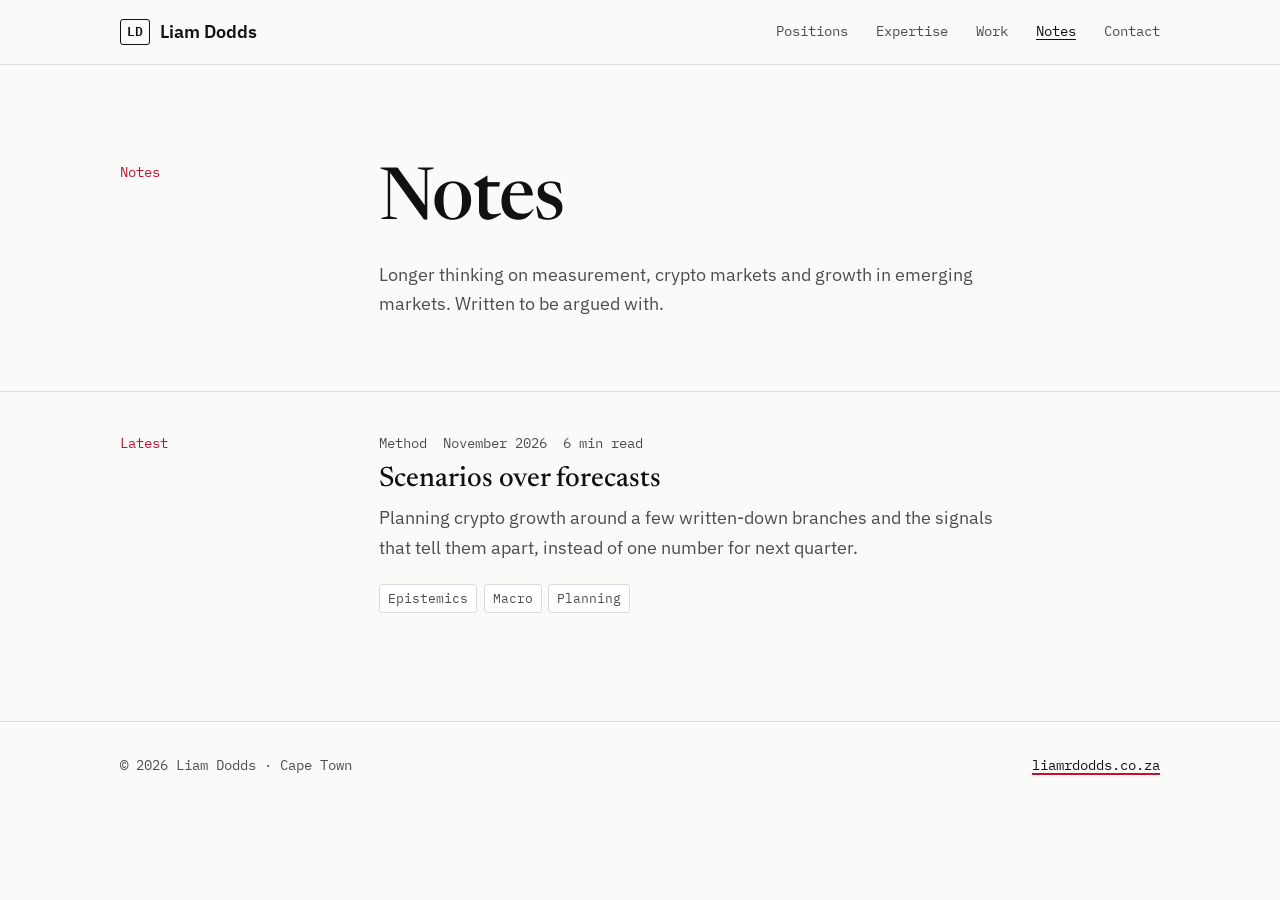
<file: notes/index.html>
<!DOCTYPE html>
<html lang="en-ZA">
<head>
  <meta charset="utf-8">
  <meta name="viewport" content="width=device-width, initial-scale=1">
  <title>Notes · Liam Dodds</title>
  <meta name="description" content="Notes on measurement, crypto markets and growth in emerging markets, by Liam Dodds.">
  <link rel="canonical" href="https://liamrdodds.co.za/notes/">
  <link rel="icon" href="../assets/favicon.svg" type="image/svg+xml">
  <link rel="preconnect" href="https://fonts.googleapis.com">
  <link rel="preconnect" href="https://fonts.gstatic.com" crossorigin>
  <link rel="stylesheet" href="https://fonts.googleapis.com/css2?family=IBM+Plex+Mono:wght@400;500&family=IBM+Plex+Sans:ital,wght@0,400;0,500;0,600;1,400&family=Newsreader:ital,opsz,wght@0,6..72,400..600;1,6..72,400..500&display=swap">
  <link rel="stylesheet" href="../assets/styles.css">
</head>
<body>
<a class="skip" href="#main">Skip to content</a>

<header class="topbar">
  <div class="wrap">
    <a class="brand" href="../index.html"><span class="brand-mark">LD</span> Liam Dodds</a>
    <nav class="nav" aria-label="Main">
      <a href="../index.html#positions">Positions</a>
      <a href="../index.html#expertise">Expertise</a>
      <a href="../index.html#work">Work</a>
      <a href="index.html" aria-current="page">Notes</a>
      <a href="../index.html#contact">Contact</a>
    </nav>
  </div>
</header>

<main id="main">
  <section class="hero">
    <div class="wrap section-grid">
      <div class="section-head">
        <span class="num">Notes</span>
      </div>
      <div>
        <h1 style="font-size: var(--step-4); margin: 0 0 1rem;">Notes</h1>
        <p class="intro" style="margin-top:0">Longer thinking on measurement, crypto markets and growth in emerging markets. Written to be argued with.</p>
      </div>
    </div>
  </section>

  <section class="section" style="padding-top: 2.5rem;">
    <div class="wrap section-grid">
      <div class="section-head"><span class="num">Latest</span></div>
      <ol class="note-list">
        <li class="note-item">
          <p class="meta"><span>Method</span><span>November 2026</span><span>6 min read</span></p>
          <h3><a href="scenarios-over-forecasts.html">Scenarios over forecasts</a></h3>
          <p>Planning crypto growth around a few written-down branches and the signals that tell them apart, instead of one number for next quarter.</p>
          <ul class="tags"><li>Epistemics</li><li>Macro</li><li>Planning</li></ul>
        </li>
      </ol>
    </div>
  </section>
</main>

<footer class="footer">
  <div class="wrap">
    <p>© 2026 Liam Dodds · Cape Town</p>
    <p><a href="../index.html">liamrdodds.co.za</a></p>
  </div>
</footer>
</body>
</html>
</file>
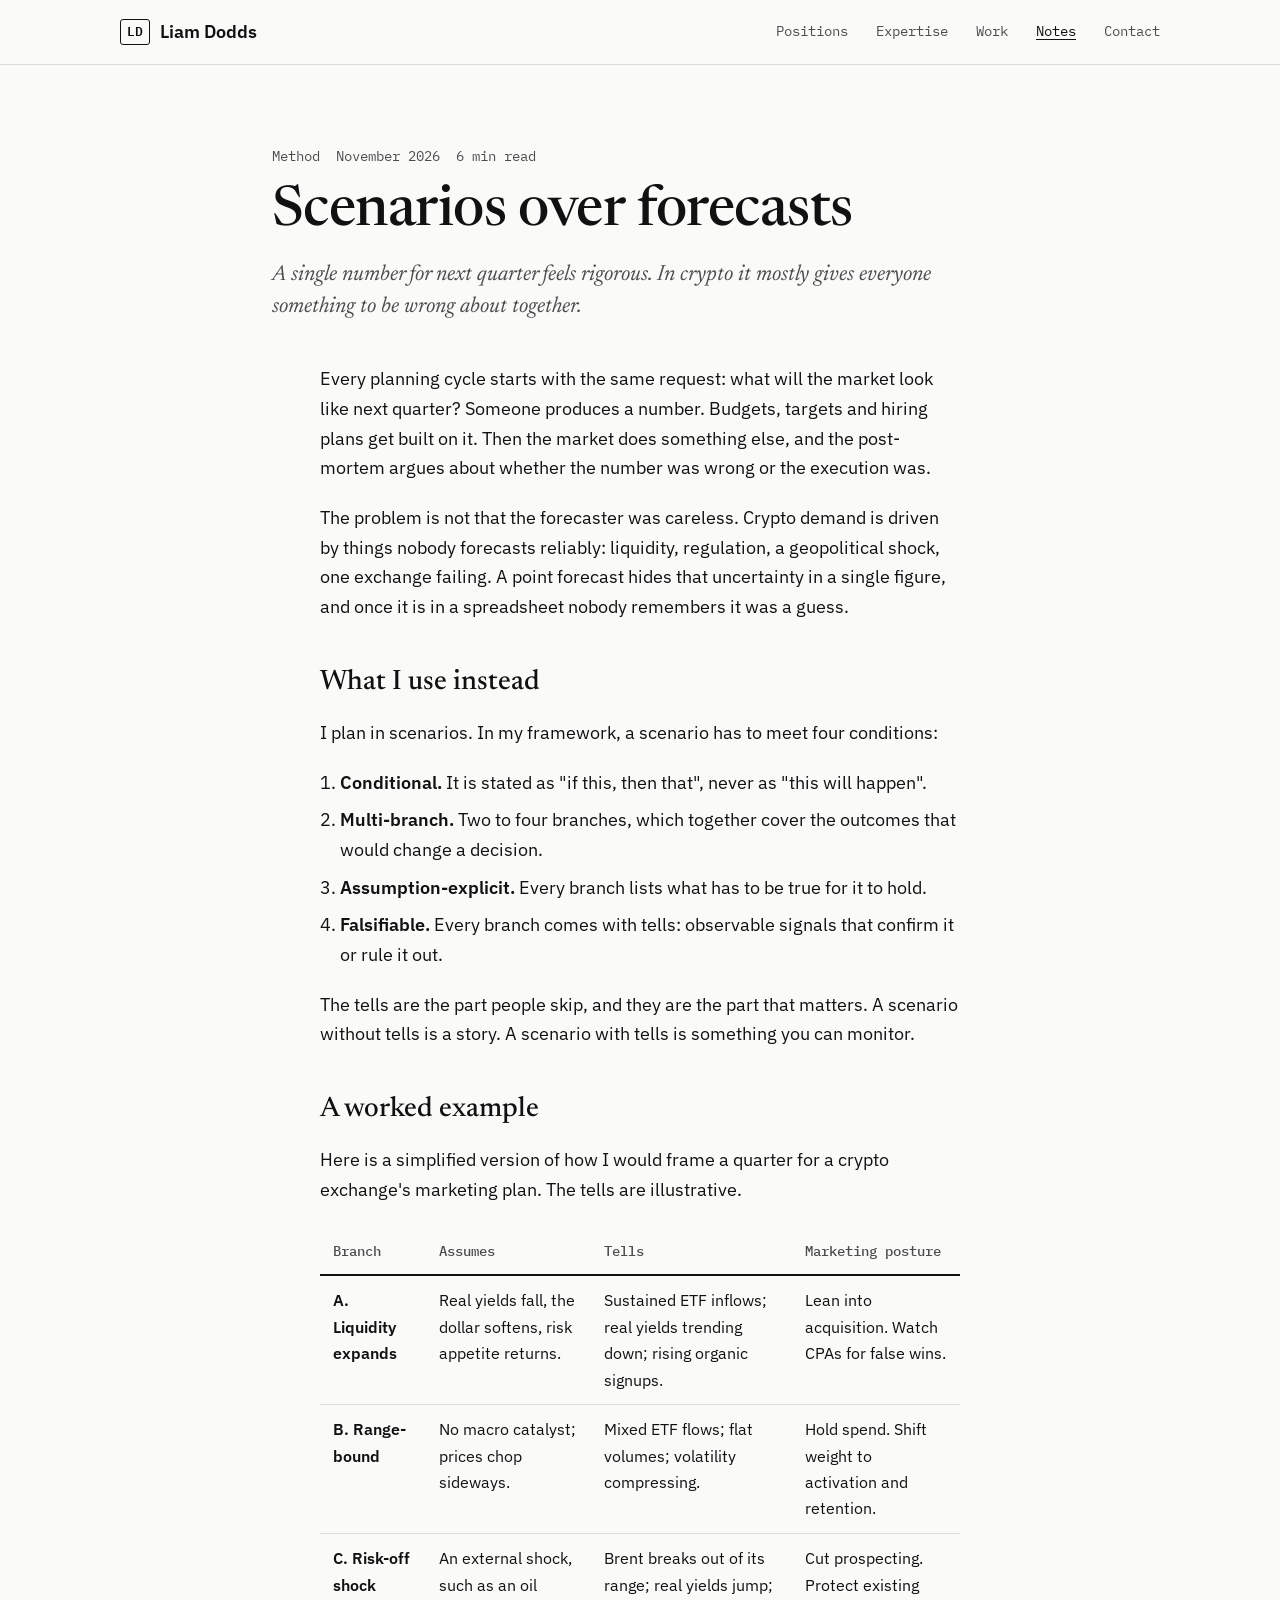
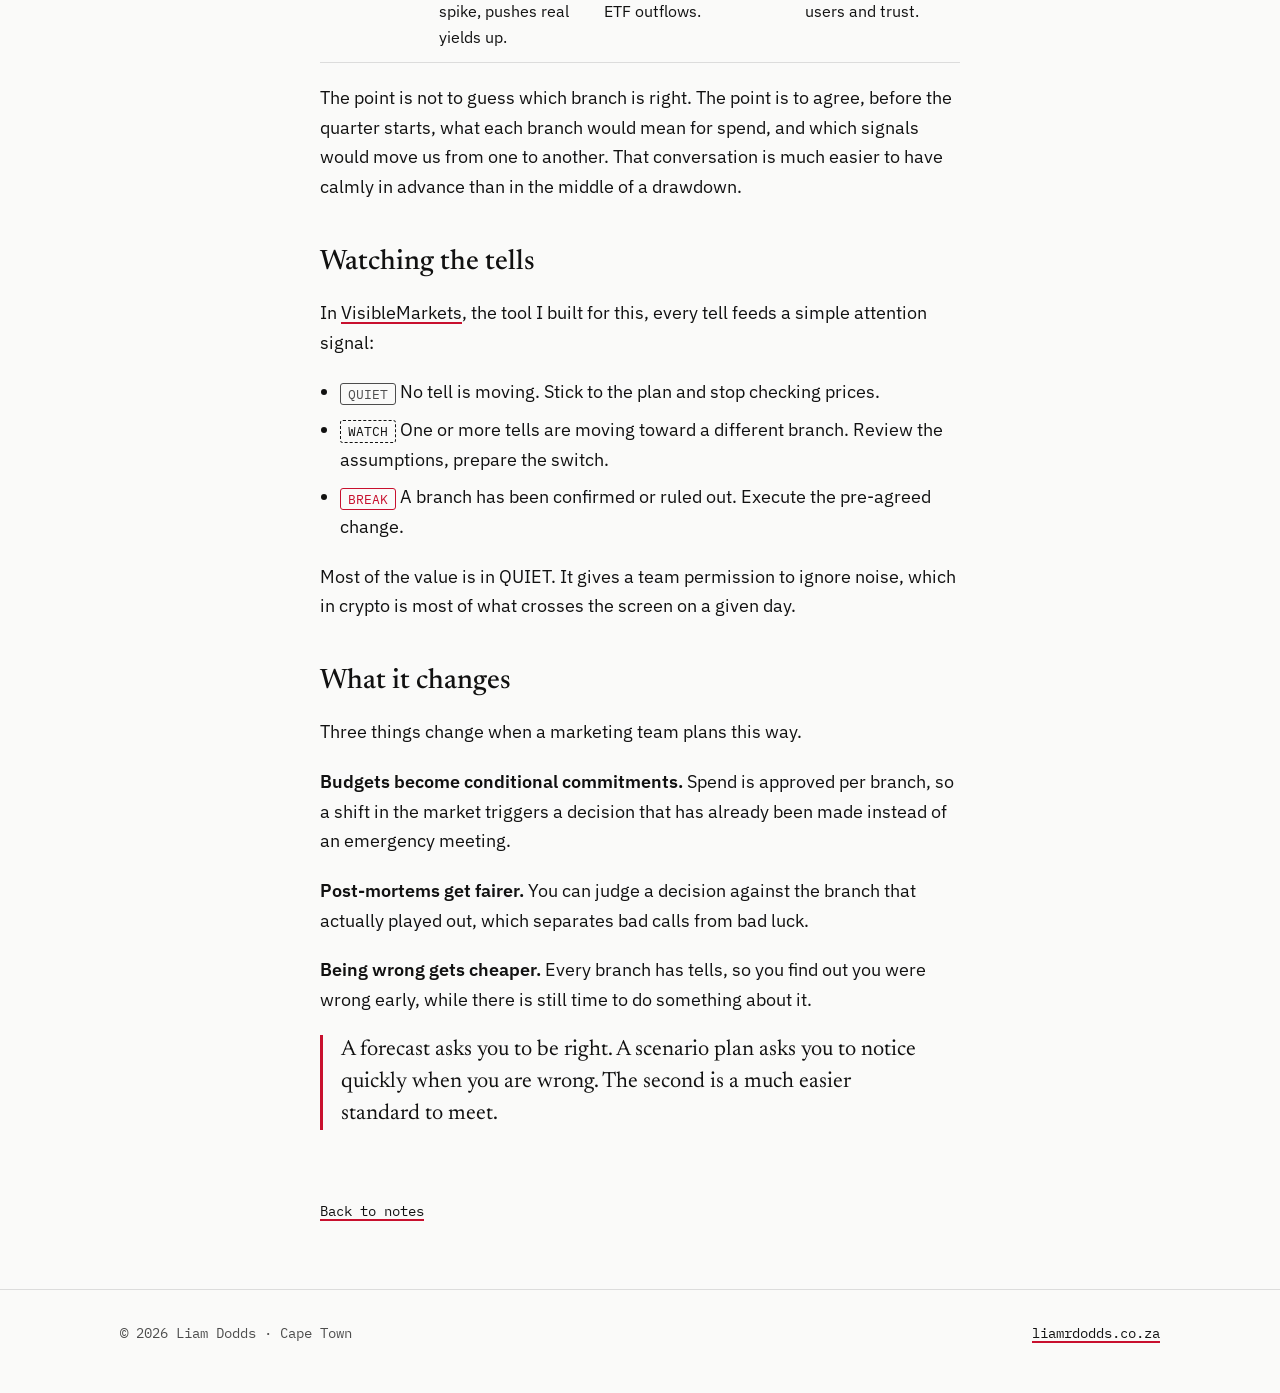
<file: notes/scenarios-over-forecasts.html>
<!DOCTYPE html>
<html lang="en-ZA">
<head>
  <meta charset="utf-8">
  <meta name="viewport" content="width=device-width, initial-scale=1">
  <title>Scenarios over forecasts · Liam Dodds</title>
  <meta name="description" content="Planning crypto growth around a few written-down branches and the signals that tell them apart, instead of one number for next quarter.">
  <meta property="og:title" content="Scenarios over forecasts">
  <meta property="og:type" content="article">
  <link rel="canonical" href="https://liamrdodds.co.za/notes/scenarios-over-forecasts.html">
  <link rel="icon" href="../assets/favicon.svg" type="image/svg+xml">
  <link rel="preconnect" href="https://fonts.googleapis.com">
  <link rel="preconnect" href="https://fonts.gstatic.com" crossorigin>
  <link rel="stylesheet" href="https://fonts.googleapis.com/css2?family=IBM+Plex+Mono:wght@400;500&family=IBM+Plex+Sans:ital,wght@0,400;0,500;0,600;1,400&family=Newsreader:ital,opsz,wght@0,6..72,400..600;1,6..72,400..500&display=swap">
  <link rel="stylesheet" href="../assets/styles.css">
</head>
<body>
<a class="skip" href="#main">Skip to content</a>

<header class="topbar">
  <div class="wrap">
    <a class="brand" href="../index.html"><span class="brand-mark">LD</span> Liam Dodds</a>
    <nav class="nav" aria-label="Main">
      <a href="../index.html#positions">Positions</a>
      <a href="../index.html#expertise">Expertise</a>
      <a href="../index.html#work">Work</a>
      <a href="index.html" aria-current="page">Notes</a>
      <a href="../index.html#contact">Contact</a>
    </nav>
  </div>
</header>

<main id="main" class="article">
  <div class="wrap">
    <header class="article-head">
      <p class="meta"><span>Method</span><span>November 2026</span><span>6 min read</span></p>
      <h1>Scenarios over forecasts</h1>
      <p class="standfirst">A single number for next quarter feels rigorous. In crypto it mostly gives everyone something to be wrong about together.</p>
    </header>

    <div class="prose">
      <p>Every planning cycle starts with the same request: what will the market look like next quarter? Someone produces a number. Budgets, targets and hiring plans get built on it. Then the market does something else, and the post-mortem argues about whether the number was wrong or the execution was.</p>

      <p>The problem is not that the forecaster was careless. Crypto demand is driven by things nobody forecasts reliably: liquidity, regulation, a geopolitical shock, one exchange failing. A point forecast hides that uncertainty in a single figure, and once it is in a spreadsheet nobody remembers it was a guess.</p>

      <h2>What I use instead</h2>

      <p>I plan in scenarios. In my framework, a scenario has to meet four conditions:</p>
      <ol>
        <li><strong>Conditional.</strong> It is stated as "if this, then that", never as "this will happen".</li>
        <li><strong>Multi-branch.</strong> Two to four branches, which together cover the outcomes that would change a decision.</li>
        <li><strong>Assumption-explicit.</strong> Every branch lists what has to be true for it to hold.</li>
        <li><strong>Falsifiable.</strong> Every branch comes with tells: observable signals that confirm it or rule it out.</li>
      </ol>

      <p>The tells are the part people skip, and they are the part that matters. A scenario without tells is a story. A scenario with tells is something you can monitor.</p>

      <h2>A worked example</h2>

      <p>Here is a simplified version of how I would frame a quarter for a crypto exchange's marketing plan. The tells are illustrative.</p>

      <div class="table-wrap">
        <table>
          <thead>
            <tr><th scope="col">Branch</th><th scope="col">Assumes</th><th scope="col">Tells</th><th scope="col">Marketing posture</th></tr>
          </thead>
          <tbody>
            <tr>
              <td><strong>A. Liquidity expands</strong></td>
              <td>Real yields fall, the dollar softens, risk appetite returns.</td>
              <td>Sustained ETF inflows; real yields trending down; rising organic signups.</td>
              <td>Lean into acquisition. Watch CPAs for false wins.</td>
            </tr>
            <tr>
              <td><strong>B. Range-bound</strong></td>
              <td>No macro catalyst; prices chop sideways.</td>
              <td>Mixed ETF flows; flat volumes; volatility compressing.</td>
              <td>Hold spend. Shift weight to activation and retention.</td>
            </tr>
            <tr>
              <td><strong>C. Risk-off shock</strong></td>
              <td>An external shock, such as an oil spike, pushes real yields up.</td>
              <td>Brent breaks out of its range; real yields jump; ETF outflows.</td>
              <td>Cut prospecting. Protect existing users and trust.</td>
            </tr>
          </tbody>
        </table>
      </div>

      <p>The point is not to guess which branch is right. The point is to agree, before the quarter starts, what each branch would mean for spend, and which signals would move us from one to another. That conversation is much easier to have calmly in advance than in the middle of a drawdown.</p>

      <h2>Watching the tells</h2>

      <p>In <a href="../index.html#work">VisibleMarkets</a>, the tool I built for this, every tell feeds a simple attention signal:</p>
      <ul>
        <li><span class="signal quiet">QUIET</span> No tell is moving. Stick to the plan and stop checking prices.</li>
        <li><span class="signal watch">WATCH</span> One or more tells are moving toward a different branch. Review the assumptions, prepare the switch.</li>
        <li><span class="signal break">BREAK</span> A branch has been confirmed or ruled out. Execute the pre-agreed change.</li>
      </ul>

      <p>Most of the value is in QUIET. It gives a team permission to ignore noise, which in crypto is most of what crosses the screen on a given day.</p>

      <h2>What it changes</h2>

      <p>Three things change when a marketing team plans this way.</p>
      <p><strong>Budgets become conditional commitments.</strong> Spend is approved per branch, so a shift in the market triggers a decision that has already been made instead of an emergency meeting.</p>
      <p><strong>Post-mortems get fairer.</strong> You can judge a decision against the branch that actually played out, which separates bad calls from bad luck.</p>
      <p><strong>Being wrong gets cheaper.</strong> Every branch has tells, so you find out you were wrong early, while there is still time to do something about it.</p>

      <blockquote>A forecast asks you to be right. A scenario plan asks you to notice quickly when you are wrong. The second is a much easier standard to meet.</blockquote>

      <a class="back" href="index.html">Back to notes</a>
    </div>
  </div>
</main>

<footer class="footer">
  <div class="wrap">
    <p>© 2026 Liam Dodds · Cape Town</p>
    <p><a href="../index.html">liamrdodds.co.za</a></p>
  </div>
</footer>
</body>
</html>
</file>
<file: assets/styles.css>
/* Liam Dodds: personal site
   Layout idea: an analyst's ledger. A narrow mono label column on the left,
   a readable 40rem text column on the right, positions set as numbered
   entries with a confidence scale. Black and white, one red accent. Legibility first: 18px body, high contrast. */

:root {
  --paper: #fafaf9;
  --surface: #ffffff;
  --ink: #111111;
  --ink-2: #4d4d4d;
  --rule: #dcdcdc;
  --accent: #c8102e;
  --accent-soft: #f7e4e6;

  --display: "Newsreader", "Iowan Old Style", "Palatino Linotype", Georgia, serif;
  --body: "IBM Plex Sans", system-ui, -apple-system, "Segoe UI", Roboto, sans-serif;
  --mono: "IBM Plex Mono", ui-monospace, "SFMono-Regular", Menlo, Consolas, monospace;

  --step--1: 0.875rem;
  --step-0: 1.125rem;
  --step-1: 1.375rem;
  --step-2: 1.75rem;
  --step-3: clamp(1.75rem, 3.4vw, 2.2rem);
  --step-4: clamp(2.75rem, 7vw, 4.5rem);

  --measure: 40rem;
  --gutter: clamp(1rem, 4vw, 2.5rem);
  color-scheme: light;
}

@media (prefers-color-scheme: dark) {
  :root:not([data-theme="light"]) {
    --paper: #0e0e0e;
    --surface: #171717;
    --ink: #ededed;
    --ink-2: #a8a8a8;
    --rule: #2e2e2e;
    --accent: #ff4d55;
    --accent-soft: #2b1214;
    color-scheme: dark;
  }
}
:root[data-theme="dark"] {
  --paper: #0e0e0e;
  --surface: #171717;
  --ink: #ededed;
  --ink-2: #a8a8a8;
  --rule: #2e2e2e;
  --accent: #ff4d55;
  --accent-soft: #2b1214;
  color-scheme: dark;
}

*, *::before, *::after { box-sizing: border-box; }

html { -webkit-text-size-adjust: 100%; scroll-behavior: smooth; }
@media (prefers-reduced-motion: reduce) { html { scroll-behavior: auto; } }

body {
  margin: 0;
  background: var(--paper);
  color: var(--ink);
  font-family: var(--body);
  font-size: var(--step-0);
  line-height: 1.65;
  text-rendering: optimizeLegibility;
}

img { max-width: 100%; display: block; }

a { color: var(--ink); text-decoration-color: var(--accent); text-underline-offset: 0.18em; text-decoration-thickness: 1.5px; }
a:hover { color: var(--accent); text-decoration-thickness: 2px; }
:focus-visible { outline: 2px solid var(--accent); outline-offset: 3px; border-radius: 2px; }

h1, h2, h3 { font-family: var(--display); font-weight: 500; line-height: 1.15; text-wrap: balance; margin: 0; }
p { margin: 0; }
.skip { position: absolute; left: -999px; }
.skip:focus { left: var(--gutter); top: 0.5rem; background: var(--surface); padding: 0.5rem 0.75rem; z-index: 10; }

.wrap { max-width: 70rem; margin: 0 auto; padding: 0 var(--gutter); }

/* Top bar */
.topbar { border-bottom: 1px solid var(--rule); }
.topbar .wrap { display: flex; align-items: center; justify-content: space-between; gap: 1rem; min-height: 4rem; flex-wrap: wrap; }
.brand { display: flex; align-items: center; gap: 0.6rem; color: var(--ink); text-decoration: none; font-weight: 600; }
.brand-mark { font-family: var(--mono); font-size: 0.8rem; letter-spacing: 0.04em; border: 1.5px solid var(--ink); border-radius: 3px; padding: 0.1rem 0.35rem; }
.nav { display: flex; gap: clamp(0.9rem, 2.5vw, 1.75rem); flex-wrap: wrap; }
.nav a { color: var(--ink-2); text-decoration: none; font-size: var(--step--1); font-family: var(--mono); }
.nav a:hover, .nav a[aria-current="page"] { color: var(--ink); text-decoration: underline; }

/* Labels */
.label { font-family: var(--mono); font-size: var(--step--1); color: var(--ink-2); letter-spacing: 0.02em; }

/* Hero */
.hero { padding: clamp(3rem, 8vw, 6rem) 0 clamp(2.5rem, 6vw, 4.5rem); }
.hero-grid { display: grid; grid-template-columns: auto 1fr; gap: clamp(1.25rem, 4vw, 3rem); align-items: start; }
.portrait { width: clamp(5rem, 12vw, 8.5rem); aspect-ratio: 1; border-radius: 50%; background: var(--ink); color: var(--paper); display: grid; place-items: center; font-family: var(--display); font-size: clamp(1.75rem, 4vw, 2.75rem); position: relative; overflow: hidden; border: 1px solid var(--rule); }
.portrait img { position: absolute; inset: 0; width: 100%; height: 100%; object-fit: cover; }
.hero h1 { font-size: var(--step-4); letter-spacing: -0.015em; margin: 0.35rem 0 1.25rem; }
.thesis { font-family: var(--display); font-style: italic; font-size: clamp(1.5rem, 3.2vw, 2.15rem); line-height: 1.3; max-width: 30ch; color: var(--ink); text-wrap: balance; }
.thesis em { font-style: normal; color: var(--accent); }
.intro { max-width: var(--measure); margin-top: 1.5rem; color: var(--ink-2); }
.actions { display: flex; flex-wrap: wrap; gap: 0.75rem 1.25rem; align-items: center; margin-top: 2rem; }
.btn { display: inline-block; font-family: var(--body); font-weight: 600; font-size: 1rem; padding: 0.7rem 1.15rem; border-radius: 4px; text-decoration: none; border: 1.5px solid var(--ink); }
.btn-primary { background: var(--ink); color: var(--paper); }
.btn-primary:hover { background: var(--accent); border-color: var(--accent); color: #ffffff; }
.btn-ghost { color: var(--ink); }
.btn-ghost:hover { border-color: var(--accent); color: var(--accent); }
.socials { display: flex; gap: 1rem; font-family: var(--mono); font-size: var(--step--1); }

/* Sections */
.section { border-top: 1px solid var(--rule); padding: clamp(3rem, 7vw, 5rem) 0; }
.section-grid { display: grid; grid-template-columns: 13rem 1fr; gap: 1.5rem clamp(1.5rem, 4vw, 3.5rem); }
.section-head { align-self: start; position: sticky; top: 1.5rem; }
.section-head .num { display: block; font-family: var(--mono); font-size: var(--step--1); color: var(--accent); }
.section-head h2 { font-size: var(--step-2); margin-top: 0.25rem; }
.section-lede { max-width: var(--measure); color: var(--ink-2); margin-bottom: 2.5rem; }
.section-lede strong { color: var(--ink); font-weight: 600; }

/* Positions */
.positions { list-style: none; margin: 0; padding: 0; display: grid; gap: 0; counter-reset: pos; }
.position { padding: 2rem 0; border-top: 1px solid var(--rule); display: grid; gap: 0.9rem; max-width: 46rem; }
.position:first-child { border-top: 0; padding-top: 0; }
.position-top { display: grid; grid-template-columns: 2.5rem 1fr; gap: 0.5rem; align-items: baseline; }
.position-top .idx { font-family: var(--mono); font-size: var(--step--1); color: var(--ink-2); }
.position h3 { font-size: var(--step-3); letter-spacing: -0.01em; }
.position p, .position dl { margin-left: 3rem; max-width: var(--measure); }
.position dl { margin-top: 0.25rem; margin-bottom: 0; display: grid; gap: 0.35rem; padding: 1rem 1.1rem; background: var(--surface); border-left: 3px solid var(--accent); border-radius: 0 4px 4px 0; }
.position dt { font-family: var(--mono); font-size: var(--step--1); color: var(--ink-2); }
.position dd { margin: 0; font-size: 1rem; }
.confidence { margin-left: 3rem; display: grid; grid-template-columns: auto 1fr auto; gap: 0.75rem; align-items: center; max-width: 26rem; }
.confidence .track { height: 6px; background: var(--rule); border-radius: 3px; position: relative; overflow: hidden; }
.confidence .fill { position: absolute; inset: 0 auto 0 0; background: var(--accent); border-radius: 3px; }
.confidence .val { font-family: var(--mono); font-size: var(--step--1); font-variant-numeric: tabular-nums; color: var(--ink); }

/* Capabilities */
.caps { display: grid; grid-template-columns: repeat(auto-fit, minmax(17rem, 1fr)); gap: 2rem 2.5rem; }
.cap h3 { font-family: var(--body); font-weight: 600; font-size: var(--step-1); margin-bottom: 0.5rem; }
.cap p { color: var(--ink-2); }
.tags { display: flex; flex-wrap: wrap; gap: 0.4rem; margin-top: 0.85rem; padding: 0; list-style: none; }
.tags li { font-family: var(--mono); font-size: 0.8125rem; padding: 0.15rem 0.5rem; border: 1px solid var(--rule); border-radius: 3px; color: var(--ink-2); background: var(--surface); }

/* Work */
.work { display: grid; gap: 0; }
.case { display: grid; grid-template-columns: 11rem 1fr; gap: 0.5rem 2rem; padding: 1.75rem 0; border-top: 1px solid var(--rule); }
.case:first-child { border-top: 0; padding-top: 0; }
.case .kind { font-family: var(--mono); font-size: var(--step--1); color: var(--ink-2); padding-top: 0.35rem; }
.case h3 { font-family: var(--body); font-weight: 600; font-size: var(--step-1); margin-bottom: 0.4rem; }
.case p { max-width: var(--measure); color: var(--ink-2); }

/* Toolkit */
.toolkit { display: grid; grid-template-columns: repeat(auto-fit, minmax(14rem, 1fr)); gap: 1.5rem 2rem; margin: 0; }
.toolkit div { border-top: 2px solid var(--ink); padding-top: 0.6rem; }
.toolkit dt { font-family: var(--mono); font-size: var(--step--1); color: var(--ink-2); margin-bottom: 0.3rem; }
.toolkit dd { margin: 0; font-weight: 500; }

/* Path */
.path { list-style: none; margin: 0; padding: 0; display: grid; gap: 1.5rem; max-width: var(--measure); }
.path li { display: grid; grid-template-columns: 1.25rem 1fr; gap: 1rem; }
.path .dot { width: 0.75rem; height: 0.75rem; border-radius: 50%; border: 2px solid var(--accent); margin-top: 0.45rem; }
.path li:last-child .dot { background: var(--accent); }
.path h3 { font-family: var(--body); font-weight: 600; font-size: var(--step-0); }
.path p { color: var(--ink-2); }
.aside-note { margin-top: 2.5rem; max-width: var(--measure); color: var(--ink-2); font-size: 1rem; }

/* Notes */
.note-list { list-style: none; margin: 0; padding: 0; display: grid; gap: 0; max-width: 46rem; }
.note-item { padding: 1.75rem 0; border-top: 1px solid var(--rule); display: grid; gap: 0.5rem; }
.note-item:first-child { border-top: 0; padding-top: 0; }
.note-item h3 { font-size: var(--step-2); }
.note-item h3 a { color: var(--ink); text-decoration: none; }
.note-item h3 a:hover { color: var(--accent); text-decoration: underline; }
.note-item p { color: var(--ink-2); max-width: var(--measure); }
.meta { font-family: var(--mono); font-size: var(--step--1); color: var(--ink-2); display: flex; flex-wrap: wrap; gap: 0.4rem 1rem; }

/* Contact */
.contact p { max-width: var(--measure); }
.contact .big { font-family: var(--display); font-size: var(--step-2); line-height: 1.3; margin-bottom: 1.25rem; color: var(--ink); }

/* Footer */
.footer { border-top: 1px solid var(--rule); padding: 2rem 0 3rem; }
.footer .wrap { display: flex; justify-content: space-between; gap: 1rem; flex-wrap: wrap; }
.footer p { font-family: var(--mono); font-size: var(--step--1); color: var(--ink-2); }

/* Article */
.article { padding: clamp(2.5rem, 7vw, 5rem) 0 4rem; }
.article-head { max-width: 46rem; margin: 0 auto 2.5rem; }
.article-head h1 { font-size: clamp(2.25rem, 5.5vw, 3.5rem); letter-spacing: -0.01em; margin: 0.75rem 0 1rem; }
.article-head .standfirst { font-family: var(--display); font-style: italic; font-size: var(--step-1); color: var(--ink-2); line-height: 1.45; }
.prose { max-width: var(--measure); margin: 0 auto; }
.prose > * + * { margin-top: 1.25rem; }
.prose h2 { font-size: var(--step-2); margin-top: 2.75rem; }
.prose ul, .prose ol { padding-left: 1.25rem; }
.prose li + li { margin-top: 0.5rem; }
.prose strong { font-weight: 600; }
.prose blockquote { margin-left: 0; padding-left: 1.1rem; border-left: 3px solid var(--accent); font-family: var(--display); font-size: var(--step-1); line-height: 1.45; }
.table-wrap { overflow-x: auto; margin-top: 1.5rem; }
.prose table { border-collapse: collapse; width: 100%; font-size: 1rem; min-width: 34rem; }
.prose th, .prose td { text-align: left; vertical-align: top; padding: 0.7rem 0.8rem; border-bottom: 1px solid var(--rule); }
.prose th { font-family: var(--mono); font-size: var(--step--1); font-weight: 500; color: var(--ink-2); border-bottom: 2px solid var(--ink); }
.signal { font-family: var(--mono); font-size: 0.8125rem; padding: 0.1rem 0.45rem; border-radius: 3px; border: 1px solid currentColor; white-space: nowrap; }
.signal.quiet { color: var(--ink-2); }
.signal.watch { color: var(--ink); border-style: dashed; }
.signal.break { color: var(--accent); }
.back { display: inline-block; margin-top: 3rem; font-family: var(--mono); font-size: var(--step--1); }

/* Responsive */
@media (max-width: 52rem) {
  .section-grid { grid-template-columns: 1fr; }
  .section-head { position: static; }
  .case { grid-template-columns: 1fr; }
  .case .kind { padding-top: 0; }
}
@media (max-width: 34rem) {
  body { font-size: 1.0625rem; }
  .hero-grid { grid-template-columns: 1fr; }
  .position p, .position dl, .confidence { margin-left: 0; }
  .position-top { grid-template-columns: 1fr; gap: 0.25rem; }
}
</file>
